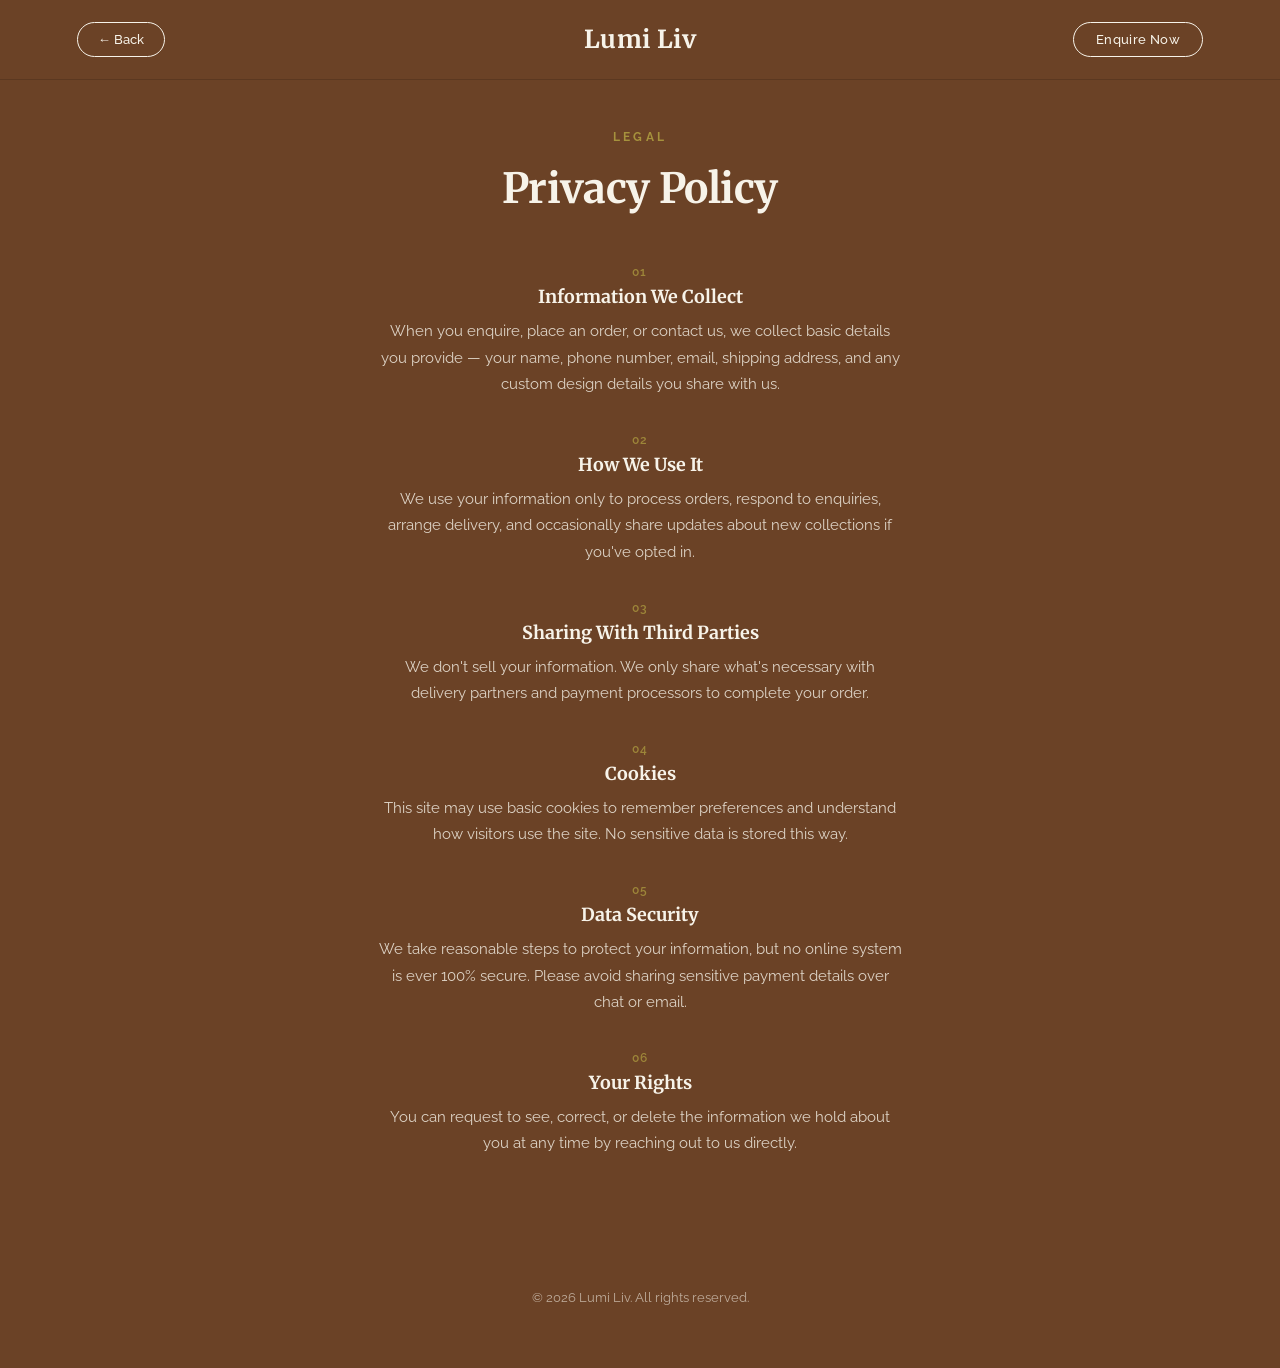
<file: policy.html>
<!DOCTYPE html>
<html lang="en">
<head>
<meta charset="UTF-8" />
<meta name="viewport" content="width=device-width, initial-scale=1.0" />
<title id="page-title">Policy — Lumi Liv</title>
<link rel="preconnect" href="https://fonts.googleapis.com">
<link rel="preconnect" href="https://fonts.gstatic.com" crossorigin>
<link href="https://fonts.googleapis.com/css2?family=Merriweather:ital,wght@0,300;0,400;0,700;0,900;1,300;1,400;1,700;1,900&family=Raleway:ital,wght@0,300;0,400;0,500;0,600;0,700;0,800;0,900;1,300;1,400;1,500;1,600;1,700&display=swap" rel="stylesheet">
<link rel="stylesheet" href="css/style.css?v=14">
<link rel="stylesheet" href="css/policy.css?v=14">
</head>
<body class="policy-body">

<nav class="site-nav policy-nav">
  <a href="index.html" class="nav-pill">← Back</a>
  <span class="brand">Lumi Liv</span>
  <a href="index.html#contact" class="nav-cta">Enquire Now</a>
</nav>

<main class="policy-main">
  <span class="policy-eyebrow">LEGAL</span>
  <h1 id="policy-title">Loading…</h1>
  <div class="policy-items" id="policy-items"></div>
</main>

<footer class="policy-footer">
  <p>© <span id="year"></span> Lumi Liv. All rights reserved.</p>
</footer>

<script src="js/policy.js?v=14"></script>
</body>
</html>
</file>
<file: css/style.css>
/* ===== Lumi Liv — brand tokens ===== */
:root {
  --cream: #F7F3E9;
  --cream-deep: #F1EADA;
  --brown: #6B4226;
  --brown-deep: #3D2414;
  --brown-ink: #2B1B0E;
  --gold: #A6923D;
  --rust: #B3402B;
  --white: #FFFDF8;

  --serif: "Merriweather", Georgia, "Times New Roman", serif;
  --sans: "Raleway", -apple-system, BlinkMacSystemFont, "Segoe UI", Roboto, Helvetica, Arial, sans-serif;
  --mono: "Raleway", -apple-system, BlinkMacSystemFont, "Segoe UI", Roboto, Helvetica, Arial, sans-serif;

  --container: 1280px;
  --gutter: clamp(24px, 6vw, 96px);
  --radius: 18px;
  --radius-pill: 999px;
}

@media (prefers-color-scheme: dark) {
  :root { color-scheme: light; }
}

* { box-sizing: border-box; }
html { scroll-behavior: smooth; }

body {
  margin: 0;
  background: var(--cream);
  color: var(--brown-ink);
  font-family: var(--sans);
  -webkit-font-smoothing: antialiased;
  -moz-osx-font-smoothing: grayscale;
  overflow-x: hidden;
}

h1, h2, h3, h4, h5, h6 {
  font-family: var(--serif);
  color: var(--brown-ink);
  letter-spacing: -0.01em;
}

button, input, textarea, select {
  font-family: var(--sans);
}

img { max-width: 100%; display: block; }

a { color: inherit; }

.container {
  max-width: var(--container);
  margin: 0 auto;
  padding: 0 var(--gutter);
}

.eyebrow {
  font-family: var(--sans);
  font-weight: 700;
  letter-spacing: 0.22em;
  text-transform: uppercase;
  font-size: 0.7rem;
  color: var(--rust);
}

.reveal {
  opacity: 0;
  transform: translateY(28px);
}
.reveal.is-visible { opacity: 1; transform: none; }

@media (prefers-reduced-motion: reduce) {
  html { scroll-behavior: auto; }
  .reveal { opacity: 1; transform: none; transition: none; }
  * { animation: none !important; transition-duration: 0.01ms !important; }
}

/* ===== Nav / brand mark (minimal, no extra pages) ===== */
.site-nav {
  position: fixed;
  top: 0; left: 0; right: 0;
  z-index: 50;
  display: flex;
  align-items: center;
  justify-content: space-between;
  padding: 22px var(--gutter);
  mix-blend-mode: normal;
  pointer-events: none;
}
.site-nav .brand {
  font-family: var(--serif);
  font-weight: 700;
  letter-spacing: 0.02em;
  font-size: 1.55rem;
  color: var(--cream);
  text-decoration: none;
  pointer-events: auto;
}
.site-nav .nav-cta {
  pointer-events: auto;
  font-size: 0.82rem;
  font-weight: 500;
  letter-spacing: 0.03em;
  background: transparent;
  color: var(--cream);
  border: 1.5px solid var(--cream);
  padding: 9px 22px;
  border-radius: var(--radius-pill);
  text-decoration: none;
  transition: background 0.3s ease, color 0.3s ease, border-color 0.3s ease;
}
.site-nav .nav-cta:hover { background: var(--cream); color: var(--brown); }

/* ===== Hero — split layout with looping image columns ===== */
.hero {
  position: relative;
  min-height: 100svh;
  display: flex;
  align-items: center;
  overflow: hidden;
  background: var(--cream);
}
.hero-inner {
  width: 100%;
  max-width: 1440px;
  margin: 0 auto;
  padding: 110px var(--gutter) 60px;
  display: grid;
  grid-template-columns: 1fr 1fr;
  gap: 40px;
  align-items: center;
}

.hero-content { max-width: 560px; }
.hero-content .eyebrow { margin-bottom: 22px; display: block; }
.hero h1 {
  font-family: var(--serif);
  font-weight: 700;
  font-size: clamp(2.2rem, 4vw, 3.4rem);
  line-height: 1.15;
  margin: 0 0 24px;
  color: var(--brown-ink);
  white-space: pre-line;
}
.hero p {
  font-size: clamp(1rem, 1.3vw, 1.1rem);
  line-height: 1.6;
  color: #4A3626;
  max-width: 480px;
  margin: 0 0 34px;
}
.btn-primary {
  display: inline-block;
  background: var(--rust);
  color: var(--white);
  font-weight: 500;
  font-size: 0.95rem;
  letter-spacing: 0.02em;
  padding: 15px 34px;
  border-radius: var(--radius-pill);
  text-decoration: none;
  border: none;
  cursor: pointer;
  transition: background 0.3s ease, transform 0.3s ease;
}
.btn-primary:hover { background: #96331F; transform: translateY(-1px); }
.btn-primary:focus-visible, a:focus-visible, button:focus-visible, input:focus-visible, textarea:focus-visible {
  outline: 3px solid var(--rust);
  outline-offset: 3px;
}

/* looping image columns */
.hero-visual {
  display: grid;
  grid-template-columns: 1fr 1fr;
  gap: 14px;
  height: min(78vh, 720px);
  border-radius: 20px;
  overflow: hidden;
}
.hero-visual-col { position: relative; overflow: hidden; height: 100%; }
.hero-visual-track {
  display: flex;
  flex-direction: column;
  gap: 14px;
  width: 100%;
}
.hero-visual-col.up .hero-visual-track { animation: scrollUp 26s linear infinite; }
.hero-visual-col.down .hero-visual-track { animation: scrollDown 30s linear infinite; }
@keyframes scrollUp { from { transform: translateY(0); } to { transform: translateY(-50%); } }
@keyframes scrollDown { from { transform: translateY(-50%); } to { transform: translateY(0); } }

.hero-visual-tile {
  width: 100%;
  border-radius: 14px;
  overflow: hidden;
  background: var(--cream-deep);
  flex-shrink: 0;
}
.hero-visual-col.up .hero-visual-tile:nth-child(4n+1) { aspect-ratio: 1/1; }
.hero-visual-col.up .hero-visual-tile:nth-child(4n+2) { aspect-ratio: 3/4; }
.hero-visual-col.up .hero-visual-tile:nth-child(4n+3) { aspect-ratio: 4/5; }
.hero-visual-col.up .hero-visual-tile:nth-child(4n+4) { aspect-ratio: 1/1; }
.hero-visual-col.down .hero-visual-tile:nth-child(4n+1) { aspect-ratio: 4/5; }
.hero-visual-col.down .hero-visual-tile:nth-child(4n+2) { aspect-ratio: 1/1; }
.hero-visual-col.down .hero-visual-tile:nth-child(4n+3) { aspect-ratio: 3/4; }
.hero-visual-col.down .hero-visual-tile:nth-child(4n+4) { aspect-ratio: 1/1; }
.hero-visual-tile img { width: 100%; height: 100%; object-fit: cover; display: block; }
.hero-visual-tile .placeholder {
  width: 100%; height: 100%;
  display: flex; align-items: center; justify-content: center;
  background: linear-gradient(160deg, var(--cream-deep), #E4DAC4);
  color: var(--brown);
  font-size: 0.72rem;
  text-align: center;
  padding: 10px;
}
.hero-visual-col.down { margin-top: 60px; }

@media (max-width: 900px) {
  .hero-inner { grid-template-columns: 1fr; padding-top: 100px; }
  .hero-visual { height: 46vh; order: -1; }
  .hero-content { max-width: 100%; }
}
@media (prefers-reduced-motion: reduce) {
  .hero-visual-col.up .hero-visual-track,
  .hero-visual-col.down .hero-visual-track { animation: none; }
}

/* ===== Section heading (shared) ===== */
.section-heading {
  font-family: var(--serif);
  font-weight: 700;
  font-size: clamp(1.7rem, 3vw, 2.4rem);
  padding: 90px var(--gutter) 30px;
  margin: 0;
}

/* ===== Services — a hand-stitched thread connecting each craft step ===== */
.services { background: var(--cream); padding-bottom: 100px; }
.services-intro {
  max-width: 560px;
  margin: -10px auto 70px;
  padding: 0 var(--gutter);
  text-align: center;
  font-size: 1.02rem;
  line-height: 1.6;
  color: #4A3626;
}
.stitch-timeline {
  position: relative;
  max-width: 880px;
  margin: 0 auto;
  padding: 0 var(--gutter);
}
/* the thread itself: a dashed vertical line mimicking a running hand-stitch,
   drawn downward via JS as the section scrolls into view */
.stitch-thread {
  position: absolute;
  left: 50%;
  top: 8px;
  bottom: 8px;
  width: 0;
  border-left: 2px dashed var(--gold);
  transform: translateX(-50%) scaleY(0);
  transform-origin: top;
  opacity: 0.6;
}
.stitch-node svg .draw {
  stroke-dasharray: 60;
  stroke-dashoffset: 60;
}
.stitch-item {
  position: relative;
  display: grid;
  grid-template-columns: 1fr 64px 1fr;
  align-items: center;
  gap: 0 36px;
  padding: 44px 0;
}
.stitch-item .stitch-node {
  grid-column: 2;
  width: 56px; height: 56px;
  border-radius: 50%;
  background: var(--cream);
  border: 1.5px solid var(--brown-ink);
  display: flex;
  align-items: center;
  justify-content: center;
  z-index: 1;
}
.stitch-node {
  transition: transform 0.35s cubic-bezier(.22,.9,.3,1), border-color 0.35s ease;
}
.stitch-item:hover .stitch-node {
  transform: scale(1.1) rotate(-6deg);
  border-color: var(--rust);
}
.stitch-node svg { width: 26px; height: 26px; stroke: var(--brown-ink); fill: none; stroke-width: 1.5; transition: stroke 0.35s ease; }
.stitch-item:hover .stitch-node svg { stroke: var(--rust); }
.stitch-item .stitch-copy {
  grid-column: 1;
  text-align: right;
}
.stitch-item .stitch-media {
  grid-column: 3;
}
.stitch-item.flip .stitch-copy { grid-column: 3; text-align: left; }
.stitch-item.flip .stitch-media { grid-column: 1; }

.stitch-copy .num {
  font-family: var(--sans);
  font-weight: 700;
  color: var(--rust);
  font-size: 0.75rem;
  letter-spacing: 0.25em;
  display: block;
  margin-bottom: 8px;
}
.stitch-copy h3 {
  font-family: var(--serif);
  font-weight: 700;
  font-size: clamp(1.2rem, 2vw, 1.55rem);
  margin: 0 0 10px;
  color: var(--brown-ink);
}
.stitch-copy p {
  font-size: 0.95rem;
  line-height: 1.6;
  color: #4A3626;
  margin: 0;
}
.stitch-media {
  aspect-ratio: 4/3;
  border-radius: 12px;
  overflow: hidden;
  background: var(--cream-deep);
  border: 1px solid rgba(107,66,38,0.15);
}
.stitch-media img { width: 100%; height: 100%; object-fit: cover; }
.stitch-media .placeholder {
  width: 100%; height: 100%;
  display: flex; align-items: center; justify-content: center;
  font-size: 0.75rem; text-align: center; padding: 10px; color: var(--brown);
}

@media (max-width: 760px) {
  .stitch-thread { left: 27px; }
  .stitch-item, .stitch-item.flip {
    grid-template-columns: 56px 1fr;
    gap: 0 20px;
    padding: 32px 0;
  }
  .stitch-item .stitch-node, .stitch-item.flip .stitch-node {
    grid-column: 1; grid-row: 1;
    width: 44px; height: 44px;
  }
  .stitch-node svg { width: 20px; height: 20px; }
  .stitch-item .stitch-copy, .stitch-item.flip .stitch-copy {
    grid-column: 2; grid-row: 1;
    text-align: left;
  }
  .stitch-item .stitch-media, .stitch-item.flip .stitch-media {
    grid-column: 2; grid-row: 2;
    margin-top: 16px;
  }
}

/* ===== Gallery — compact masonry, varied aspect ratios for a curated feel ===== */
.gallery { padding-bottom: 30px; }
.gallery-grid {
  column-count: 4;
  column-gap: 10px;
  padding: 0 var(--gutter);
  max-width: var(--container);
  margin: 0 auto;
}
.gallery-tile {
  position: relative;
  border-radius: 6px;
  overflow: hidden;
  background: var(--cream-deep);
  cursor: pointer;
  border: 1px solid transparent;
  break-inside: avoid;
  margin-bottom: 10px;
  transition: transform 0.5s cubic-bezier(.22,.9,.3,1), border-color 0.4s ease;
}
.gallery-tile:hover, .gallery-tile:focus-visible {
  transform: translateY(-6px) scale(1.015);
  border-color: rgba(43,27,14,0.18);
  z-index: 2;
}
.gallery-tile img { width: 100%; height: 100%; object-fit: cover; display: block; }
.gallery-tile .placeholder {
  width: 100%; height: 100%;
  display: flex; align-items: center; justify-content: center;
  background: linear-gradient(160deg, var(--cream-deep), #E8DFC9);
  color: var(--brown);
  font-family: var(--sans);
  font-weight: 500;
  font-size: 0.82rem;
  letter-spacing: 0.04em;
  text-align: center;
  padding: 12px;
}

/* six curated aspect ratios so tiles read as genuinely different sizes, not a repeating pattern */
.gallery-grid .g1 { aspect-ratio: 3 / 4; }
.gallery-grid .g2 { aspect-ratio: 1 / 1; }
.gallery-grid .g3 { aspect-ratio: 4 / 5; }
.gallery-grid .g4 { aspect-ratio: 4 / 3; }
.gallery-grid .g5 { aspect-ratio: 1 / 1; }
.gallery-grid .g6 { aspect-ratio: 3 / 4; }

@media (max-width: 900px) {
  .gallery-grid { column-count: 3; }
}
@media (max-width: 640px) {
  .gallery-grid { column-count: 2; }
}
@media (max-width: 420px) {
  .gallery-grid { column-count: 1; }
  .gallery-grid .g1, .gallery-grid .g3, .gallery-grid .g6 { aspect-ratio: 4 / 3; }
}

/* ===== Accent banner strip (full-bleed, rationed accent moment) ===== */
.accent-banner {
  background: var(--rust);
  padding: 56px var(--gutter);
  text-align: center;
}
.accent-banner p {
  font-family: var(--serif);
  font-weight: 700;
  font-size: clamp(1.4rem, 2.6vw, 2.1rem);
  line-height: 1.35;
  letter-spacing: -0.01em;
  color: var(--white);
  margin: 0;
  max-width: 780px;
  margin-inline: auto;
}

/* ===== Wave dividers — thin brown line that draws itself as you scroll ===== */
.wave-divider {
  width: 100%;
  line-height: 0;
  overflow: hidden;
  background: transparent;
}
.wave-divider svg { width: 100%; height: 44px; display: block; }
.wave-divider .wave-path {
  fill: none;
  stroke: var(--brown);
  stroke-width: 1.4;
  opacity: 0.65;
}

/* ===== Contact ===== */
.contact {
  position: relative;
  padding: 100px var(--gutter) 90px;
  overflow: hidden;
}
.contact-curve {
  position: absolute;
  bottom: 0; left: 0; right: 0;
  height: 140px;
  z-index: -1;
  opacity: 0.6;
}
.contact-curve svg { width: 100%; height: 100%; }
.contact-curve path { fill: none; stroke: var(--brown); stroke-width: 1.4; opacity: 0.5; }

.contact-grid {
  max-width: var(--container);
  margin: 0 auto;
  display: grid;
  grid-template-columns: 1fr 1.1fr;
  gap: 60px;
  align-items: start;
}
.contact h2 {
  font-family: var(--serif);
  font-weight: 600;
  font-size: clamp(2.2rem, 4vw, 3.2rem);
  margin: 0 0 18px;
}
.contact > .contact-grid > .contact-left > p.lead {
  font-size: 1.05rem;
  color: #4A3626;
  margin: 0 0 32px;
  max-width: 420px;
}
.contact-actions { display: flex; gap: 14px; margin-bottom: 40px; flex-wrap: wrap; }
.btn-outline {
  display: inline-flex; align-items: center; gap: 8px;
  border: 1.5px solid var(--brown-ink);
  color: var(--brown-ink);
  background: transparent;
  font-weight: 500;
  font-size: 0.95rem;
  padding: 13px 28px;
  border-radius: var(--radius-pill);
  text-decoration: none;
  transition: background 0.3s ease, color 0.3s ease;
}
.btn-outline:hover { background: var(--brown-ink); color: var(--white); }
.btn-fill {
  display: inline-flex; align-items: center; gap: 8px;
  background: var(--rust);
  color: var(--white);
  font-weight: 500;
  font-size: 0.95rem;
  padding: 13px 28px;
  border-radius: var(--radius-pill);
  text-decoration: none;
  border: none;
  transition: background 0.3s ease, transform 0.3s ease;
}
.btn-fill:hover { background: #96331F; transform: translateY(-1px); }

.contact-info { list-style: none; margin: 0; padding: 0; }
.contact-info li {
  display: flex; gap: 16px;
  padding: 16px 0;
  border-top: 1px solid rgba(107,66,38,0.15);
  font-size: 0.95rem;
}
.contact-info li:first-child { border-top: none; }
.contact-info .label { color: var(--brown); font-size: 0.78rem; letter-spacing: 0.08em; text-transform: uppercase; min-width: 120px; }
.contact-info .value { color: var(--brown-ink); white-space: pre-line; line-height: 1.5; }
.social-row { display: flex; gap: 10px; }
.social-row a {
  width: 34px; height: 34px;
  border-radius: 50%;
  border: 1.5px solid var(--brown-ink);
  display: flex; align-items: center; justify-content: center;
  text-decoration: none;
  font-size: 0.75rem;
  transition: background 0.3s ease, color 0.3s ease;
}
.social-row a:hover { background: var(--brown-ink); color: var(--white); }

.map-wrap {
  border-radius: var(--radius);
  overflow: hidden;
  border: 1px solid rgba(43,27,14,0.15);
  min-height: 420px;
  background: var(--cream-deep);
}
.map-wrap iframe { width: 100%; height: 100%; min-height: 420px; border: 0; display: block; }

@media (max-width: 860px) {
  .contact-grid { grid-template-columns: 1fr; }
}

footer.site-footer {
  text-align: center;
  padding: 30px var(--gutter) 40px;
  font-size: 0.8rem;
  color: var(--brown);
  letter-spacing: 0.04em;
}

/* ===== Nav pills + centered logo ===== */
.site-nav {
  display: grid;
  grid-template-columns: 1fr auto 1fr;
  align-items: center;
  background: var(--brown);
  border-bottom: 1px solid rgba(0,0,0,0.15);
  transition: transform 0.4s cubic-bezier(.4,0,.2,1);
}
.site-nav.nav-hidden { transform: translateY(-110%); }
.nav-links { display: flex; gap: 10px; pointer-events: auto; }
.nav-pill {
  font-size: 0.82rem;
  font-weight: 500;
  color: var(--cream);
  border: 1.5px solid var(--cream);
  padding: 9px 20px;
  border-radius: var(--radius-pill);
  text-decoration: none;
  pointer-events: auto;
  transition: background 0.3s ease, color 0.3s ease, border-color 0.3s ease;
}
.nav-pill:hover { background: var(--cream); color: var(--brown); }
.site-nav .brand { text-align: center; transition: color 0.3s ease; }
.site-nav .nav-cta { justify-self: end; }
@media (max-width: 760px) {
  .nav-links { display: none; }
  .site-nav { grid-template-columns: 1fr auto; }
  .site-nav .brand { text-align: left; grid-column: 1; }
  .site-nav .nav-cta { grid-column: 2; }
}

/* ===== Founder note (mirrors hero: text + portrait) ===== */
.founder-note {
  padding: 100px var(--gutter);
  background: var(--cream);
}
.founder-grid {
  max-width: var(--container);
  margin: 0 auto;
  display: grid;
  grid-template-columns: 1fr 1fr;
  gap: 70px;
  align-items: center;
}
.founder-text h2 {
  font-family: var(--serif);
  font-weight: 700;
  font-size: clamp(1.7rem, 2.8vw, 2.4rem);
  margin: 14px 0 22px;
}
.founder-text p {
  font-size: 1rem;
  line-height: 1.8;
  color: #4A3626;
  white-space: pre-line;
  max-width: 480px;
  margin: 0 0 20px;
}
.founder-signature {
  font-family: var(--serif);
  font-style: italic;
  font-size: 1.3rem !important;
  color: var(--brown-ink) !important;
  margin-bottom: 28px !important;
}
.founder-photo {
  position: relative;
  display: flex;
  align-items: center;
  justify-content: center;
  min-height: 380px;
}
.founder-photo img {
  width: min(72%, 340px);
  aspect-ratio: 1/1;
  object-fit: contain;
  border-radius: 50%;
  box-shadow: 0 30px 60px -18px rgba(43,27,14,0.4), 0 10px 24px -10px rgba(43,27,14,0.28);
  position: relative;
  z-index: 2;
}
.founder-photo .placeholder {
  width: min(72%, 340px);
  aspect-ratio: 1/1;
  border-radius: 50%;
  display: flex; align-items: center; justify-content: center;
  color: var(--brown);
  font-family: var(--sans);
  font-weight: 500;
  font-size: 0.88rem;
  letter-spacing: 0.02em;
  text-align: center;
  padding: 20px;
  background: var(--cream-deep);
  box-shadow: 0 30px 60px -18px rgba(43,27,14,0.35);
  position: relative;
  z-index: 2;
}
.founder-glitter {
  position: absolute;
  border-radius: 50%;
  background: radial-gradient(circle, var(--gold) 0%, rgba(166,146,61,0) 70%);
  opacity: 0.35;
  pointer-events: none;
  animation: glitterTwinkle 4.5s ease-in-out infinite;
}
.founder-glitter:nth-child(1) { width: 26px; height: 26px; top: 8%; left: 12%; animation-delay: 0s; }
.founder-glitter:nth-child(2) { width: 14px; height: 14px; top: 18%; right: 10%; animation-delay: 0.8s; }
.founder-glitter:nth-child(3) { width: 34px; height: 34px; bottom: 12%; left: 6%; animation-delay: 1.6s; }
.founder-glitter:nth-child(4) { width: 18px; height: 18px; bottom: 6%; right: 16%; animation-delay: 2.3s; }
.founder-glitter:nth-child(5) { width: 10px; height: 10px; top: 46%; right: 2%; animation-delay: 3.1s; }
@keyframes glitterTwinkle {
  0%, 100% { opacity: 0.15; transform: scale(0.85); }
  50% { opacity: 0.4; transform: scale(1.1); }
}
@media (prefers-reduced-motion: reduce) {
  .founder-glitter { animation: none; opacity: 0.25; }
}
@media (max-width: 860px) {
  .founder-grid { grid-template-columns: 1fr; }
  .founder-photo { order: -1; max-width: 320px; margin: 0 auto; }
}

/* ===== Occasions circle row ===== */
.occasions { padding: 40px var(--gutter) 100px; max-width: var(--container); margin: 0 auto; }
.occasions-row {
  display: flex;
  flex-wrap: wrap;
  gap: 36px;
  justify-content: center;
  margin-top: 20px;
}
.occasion-item { display: flex; flex-direction: column; align-items: center; gap: 12px; }
.occasion-circle {
  width: 130px; height: 130px;
  border-radius: 50%;
  overflow: hidden;
  background: var(--cream-deep);
  border: 1.5px solid var(--brown-ink);
}
.occasion-circle img { width: 100%; height: 100%; object-fit: cover; }
.occasion-circle .placeholder {
  width: 100%; height: 100%;
  display: flex; align-items: center; justify-content: center;
  font-size: 0.7rem; text-align: center; padding: 10px; color: var(--brown);
}
.occasion-label { font-size: 0.88rem; font-weight: 500; color: var(--brown-ink); }

/* ===== Lifestyle strip ===== */
.lifestyle { background: var(--cream-deep); }
.lifestyle-strip {
  display: grid;
  grid-template-columns: repeat(4, 1fr);
  gap: 2px;
}
.lifestyle-tile { aspect-ratio: 3/4; overflow: hidden; background: var(--cream); }
.lifestyle-tile img { width: 100%; height: 100%; object-fit: cover; }
.lifestyle-tile .placeholder {
  width: 100%; height: 100%;
  display: flex; align-items: center; justify-content: center;
  color: var(--brown); font-size: 0.75rem; text-align: center; padding: 10px;
}
.lifestyle-cta {
  background: var(--rust);
  padding: 40px var(--gutter);
  text-align: center;
}
.lifestyle-cta p {
  color: var(--white);
  max-width: 640px;
  margin: 0 auto 22px;
  font-size: 0.95rem;
  line-height: 1.6;
  opacity: 0.95;
}
.btn-outline.light {
  border-color: var(--white);
  color: var(--white);
}
.btn-outline.light:hover { background: var(--white); color: var(--rust); }
@media (max-width: 700px) {
  .lifestyle-strip { grid-template-columns: repeat(2, 1fr); }
}

/* ===== Expanded footer ===== */
.site-footer-expanded {
  background: var(--brown);
  padding: 70px var(--gutter) 30px;
  border-top: 1px solid rgba(0,0,0,0.15);
}
.footer-grid {
  max-width: var(--container);
  margin: 0 auto;
  display: grid;
  grid-template-columns: 1.4fr 1fr 1fr;
  gap: 50px;
}
.footer-col h3 {
  font-family: var(--serif);
  font-size: 1.1rem;
  font-weight: 600;
  color: var(--rust);
  margin: 0 0 16px;
}
.footer-col p { font-size: 0.9rem; line-height: 1.6; color: var(--cream); opacity: 0.85; margin: 0 0 18px; max-width: 320px; }
.footer-col a {
  display: block;
  font-size: 0.9rem;
  color: var(--cream);
  text-decoration: none;
  margin-bottom: 10px;
}
.footer-col a:hover { color: var(--gold); }
.newsletter-form { display: flex; max-width: 320px; border: 1.5px solid var(--cream); border-radius: var(--radius-pill); overflow: hidden; }
.newsletter-form input {
  flex: 1; border: none; background: transparent; padding: 12px 16px; font-family: var(--sans); font-size: 0.88rem; color: var(--cream);
}
.newsletter-form input::placeholder { color: var(--cream); opacity: 0.6; }
.newsletter-form input:focus { outline: none; }
.newsletter-form button {
  border: none; background: var(--rust); color: var(--white);
  width: 44px; font-size: 1.1rem; cursor: pointer;
}
#footer-socials { display: flex; gap: 10px; }
#footer-socials a {
  width: 34px; height: 34px; border-radius: 50%;
  border: 1.5px solid var(--cream);
  color: var(--cream);
  display: flex; align-items: center; justify-content: center;
  text-decoration: none; font-size: 0.72rem;
  transition: background 0.3s ease, color 0.3s ease;
}
#footer-socials a:hover { background: var(--cream); color: var(--brown); }
.footer-bottom {
  max-width: var(--container);
  margin: 50px auto 0;
  padding-top: 24px;
  border-top: 1px solid rgba(247,243,233,0.15);
  font-size: 0.8rem;
  color: var(--cream);
  opacity: 0.75;
  text-align: center;
}
.footer-legal { display: flex; gap: 18px; justify-content: center; margin-top: 10px; }
.footer-legal a { color: var(--cream); opacity: 0.8; text-decoration: none; font-size: 0.8rem; }
.footer-legal a:hover { opacity: 1; text-decoration: underline; }
@media (max-width: 760px) {
  .footer-grid { grid-template-columns: 1fr; gap: 36px; }
}
</file>
<file: css/policy.css>
/* Policy / Terms page — brown background, beige text, clean centered minimal look */
.policy-body {
  background: var(--brown);
  min-height: 100svh;
}

.policy-nav {
  position: static;
  padding: 22px var(--gutter);
}
.policy-nav .nav-pill { justify-self: start; }

.policy-main {
  max-width: 680px;
  margin: 0 auto;
  padding: 50px var(--gutter) 90px;
  text-align: center;
}

.policy-eyebrow {
  display: block;
  font-family: var(--sans);
  font-weight: 700;
  letter-spacing: 0.28em;
  text-transform: uppercase;
  font-size: 0.72rem;
  color: var(--gold);
  margin-bottom: 18px;
}

.policy-main h1 {
  font-family: var(--serif);
  font-weight: 700;
  letter-spacing: -0.01em;
  font-size: clamp(1.8rem, 4vw, 2.6rem);
  color: var(--cream);
  margin: 0 0 50px;
}

.policy-items {
  display: flex;
  flex-direction: column;
  gap: 34px;
}

.policy-item { text-align: center; }

.policy-item .policy-num {
  display: block;
  font-family: var(--sans);
  font-weight: 600;
  font-size: 0.78rem;
  letter-spacing: 0.12em;
  color: var(--gold);
  opacity: 0.85;
  margin-bottom: 6px;
}

.policy-item .policy-heading {
  display: block;
  font-family: var(--serif);
  font-weight: 700;
  font-size: 1.12rem;
  color: var(--cream);
  margin-bottom: 10px;
}

.policy-item .policy-desc {
  font-family: var(--sans);
  font-weight: 400;
  font-size: 0.95rem;
  line-height: 1.75;
  color: var(--cream);
  opacity: 0.82;
  margin: 0 auto;
  max-width: 540px;
}

.policy-footer {
  text-align: center;
  padding: 30px var(--gutter) 50px;
  font-family: var(--sans);
  font-size: 0.8rem;
  color: var(--cream);
  opacity: 0.6;
}

@media (max-width: 600px) {
  .policy-main { padding-top: 30px; }
  .policy-main h1 { margin-bottom: 36px; }
}
</file>
